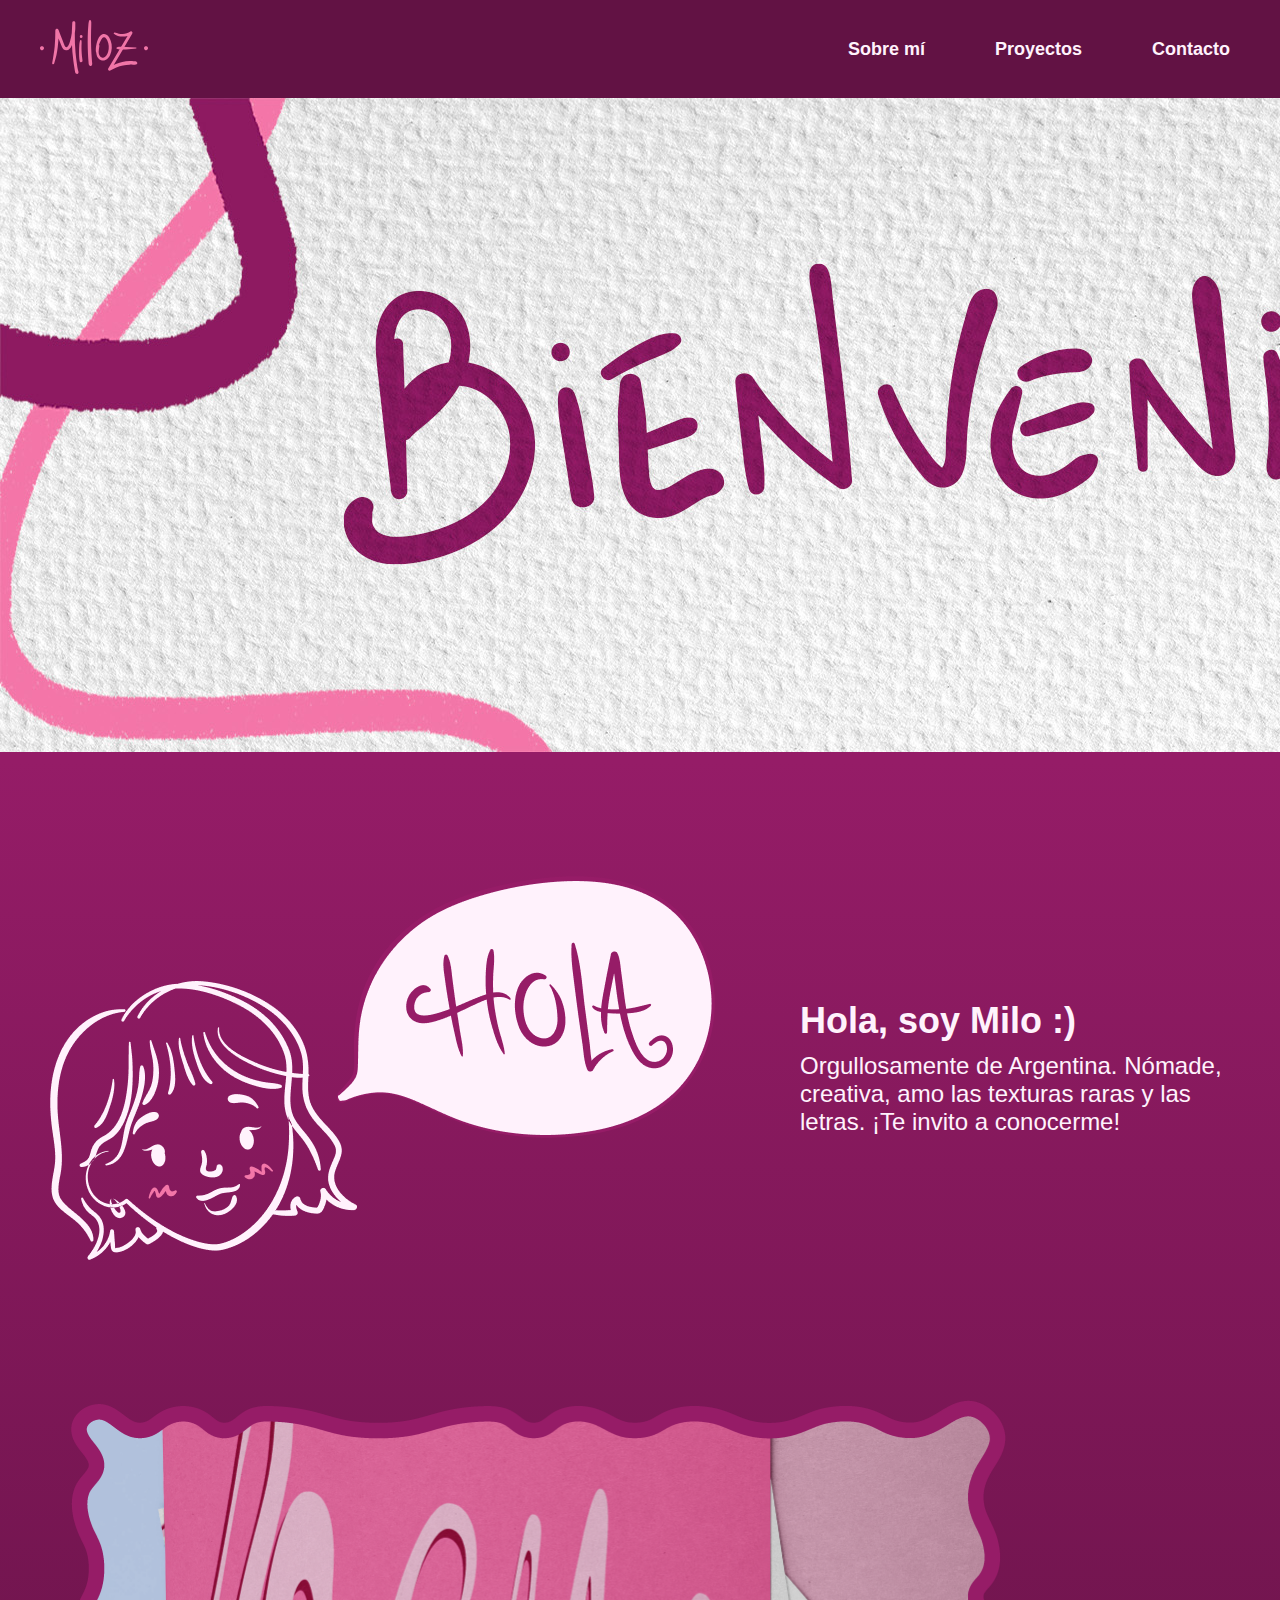
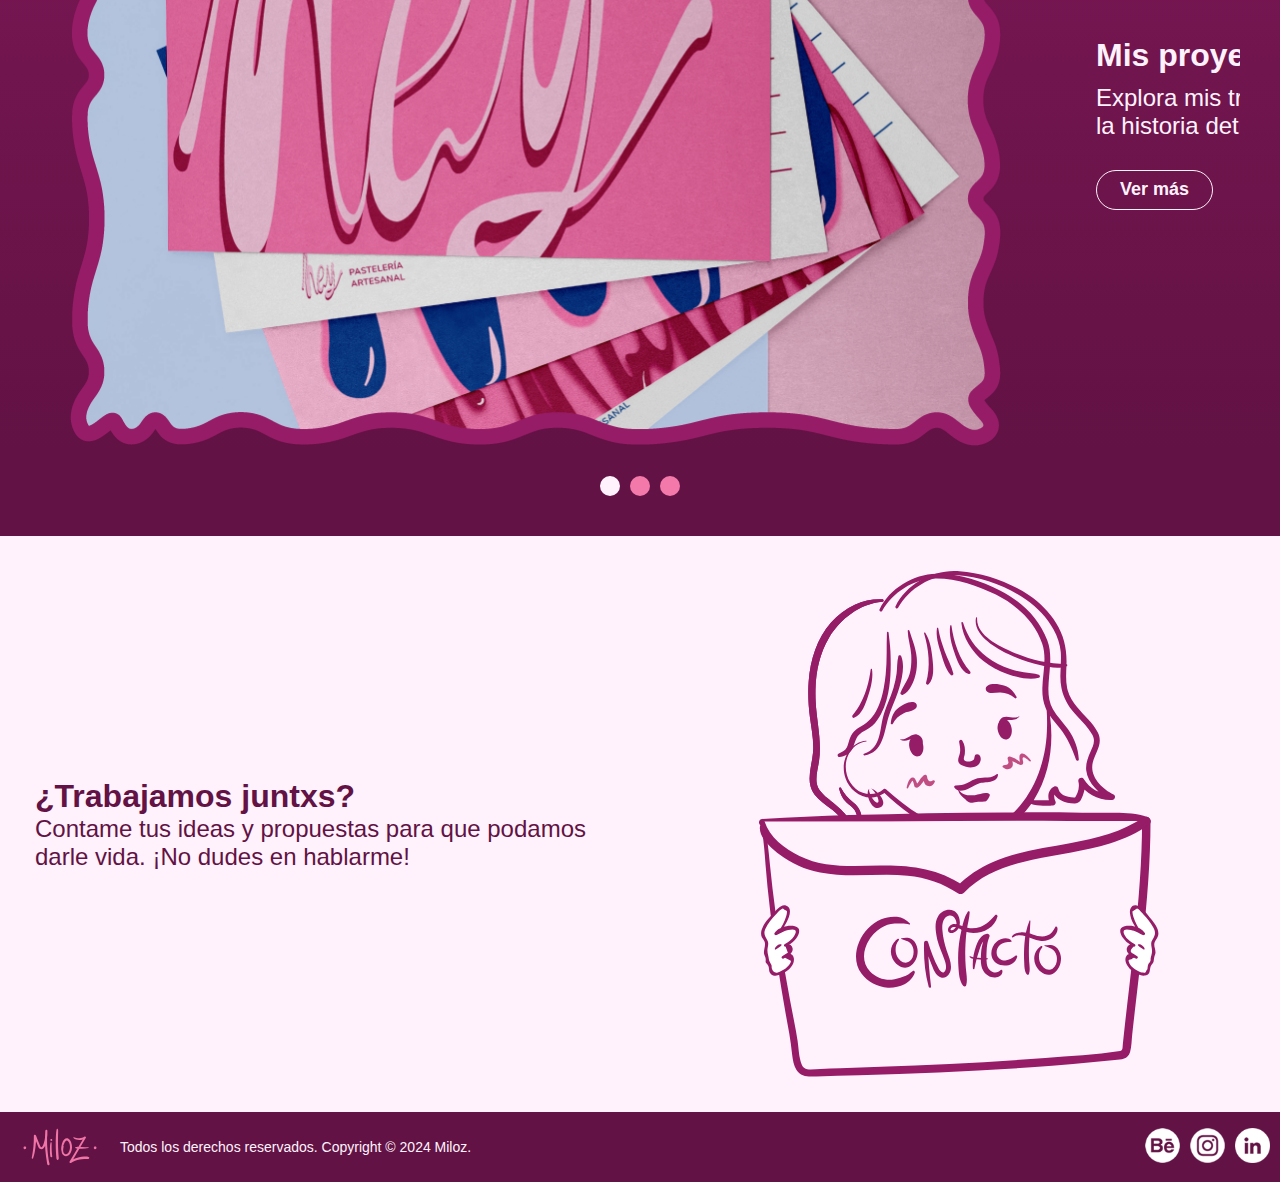
<file: index.html>
<!DOCTYPE html>
<html lang="es">

<head>
    <meta charset="UTF-8">
    <meta name="viewport" content="width=device-width, initial-scale=1.0">
    <link rel="icon" href="img/favicon.ico" type="image/x-icon">
    <title>Miloz.DG - Inicio</title>
    <link rel="stylesheet" href="styles.css">
</head>

<body class="home">
        <header>
            <nav>
                <div class="miloz-firma">
                    <img src="img/miloz-firma.svg" alt="Logo de Miloz">
                </div>
                <ul class="menu">
                    <li><a href="sobre-mi.html">Sobre mí</a></li>
                    <li><a href="proyectos.html">Proyectos</a></li>
                    <li><a href="contacto.html">Contacto</a></li>
                </ul>
            </nav>
        </header>

        <section id="bienvenidos">
            <div class="bienvenidos-contenido">
                <div class="ufo">
                    <img src="img/bienvenidx.jpg"  width="1920px" height="654px" alt="UFO img">
                </div>
            </div>
        </section>

        <section id="about" class="about">
            <div class="about-content">
                <img src="img/img-index/hola-ilus.png"  width="685px" height="404px" alt="Hola ilustracion" class="hola-ilus">
                <div class="about-index">
                    <h1>Hola, soy Milo :)</h1>
                    <p>Orgullosamente de Argentina. Nómade, creativa, amo las texturas raras y las letras. ¡Te invito a conocerme!</p> 
                </div>
            </div>
        </section>
        

        <section id="mis-proyectos" class="mis-proyectos">
            <div class="proyectos-slider">
                <!-- Radio buttons for navigation -->
                <input type="radio" name="slider" id="slide1" checked>
                <input type="radio" name="slider" id="slide2">
                <input type="radio" name="slider" id="slide3">
                
                <!-- Slides with images and info -->
                <div class="slides">
                    <div class="slide">
                        <img src="img/img-index/contenedor img-01.png" width="936px" height="646px" alt="proyecto-lettering">
                        <div class="informacion-proyect">
                            <h2>Mis proyectos</h2>
                            <p>Explora mis trabajos recientes y la historia detrás de cada uno</p>
                            <a href="proyectos.html" class="btn-ver-mas">Ver más</a>
                        </div>
                    </div>
                    <div class="slide">
                        <img src="img/img-index/contenedor img-02.png" width="936px" height="646px" alt="proyecto-afiche">
                        <div class="informacion-proyect">
                            <h2>Mis proyectos</h2>
                            <p>Explora mis trabajos recientes y la historia detrás de cada uno</p>
                            <a href="proyectos.html" class="btn-ver-mas">Ver más</a>
                        </div>
                    </div>
                    <div class="slide">
                        <img src="img/img-index/contenedor img-03.png" width="936px" height="646px" alt="proyecto-ilustración">
                        <div class="informacion-proyect">
                            <h2>Mis proyectos</h2>
                            <p>Explora mis trabajos recientes y la historia detrás de cada uno</p>
                            <a href="proyectos.html" class="btn-ver-mas">Ver más</a>
                        </div>
                    </div>
                </div>
                
                <!-- Navigation labels -->
                <div class="nav-buttons">
                    <label for="slide1"></label>
                    <label for="slide2"></label>
                    <label for="slide3"></label>
                </div>
            </div>
        </section>
        

        <section id="contacto-inicio" class="contacto-inicio">
            <div class="contacto-content">
                <div class="info-contacto">
                    <h2>¿Trabajamos juntxs?</h2>
                    <p>Contame tus ideas y propuestas para que podamos darle vida. ¡No dudes en hablarme!</p>
                </div>
                <div class="contacto-img">
                    <img src="img/img-index/ilus-contacto-carta.svg">
                    <a href="contacto.html"> <img src="img/img-index/lettering.svg"></a>
                </div>
            </div>
        </section>
</body>

<footer>
    <div class="footer-content">
        <div class="firma-derechos">
            <img src="img/miloz-firma.svg" alt="Firma" class="firma">
            <p>Todos los derechos reservados. Copyright © 2024 Miloz.</p>
        </div>
        <div class="social-icons">
            <a href="https://www.behance.net/milagrosgularte" target="_blank"> <img src="img/behance-icon.png"></a>
            <a href="https://www.instagram.com/miloz.jpg/" target="_blank"> <img src="img/instagram-icon.png"></a>
            <a href="https://www.linkedin.com/in/milagros-gularte-017780228/" target="_blank"><img src="img/linkedin-icon.png"></a>
        </div>
    </div>
</footer>


</html>
</file>
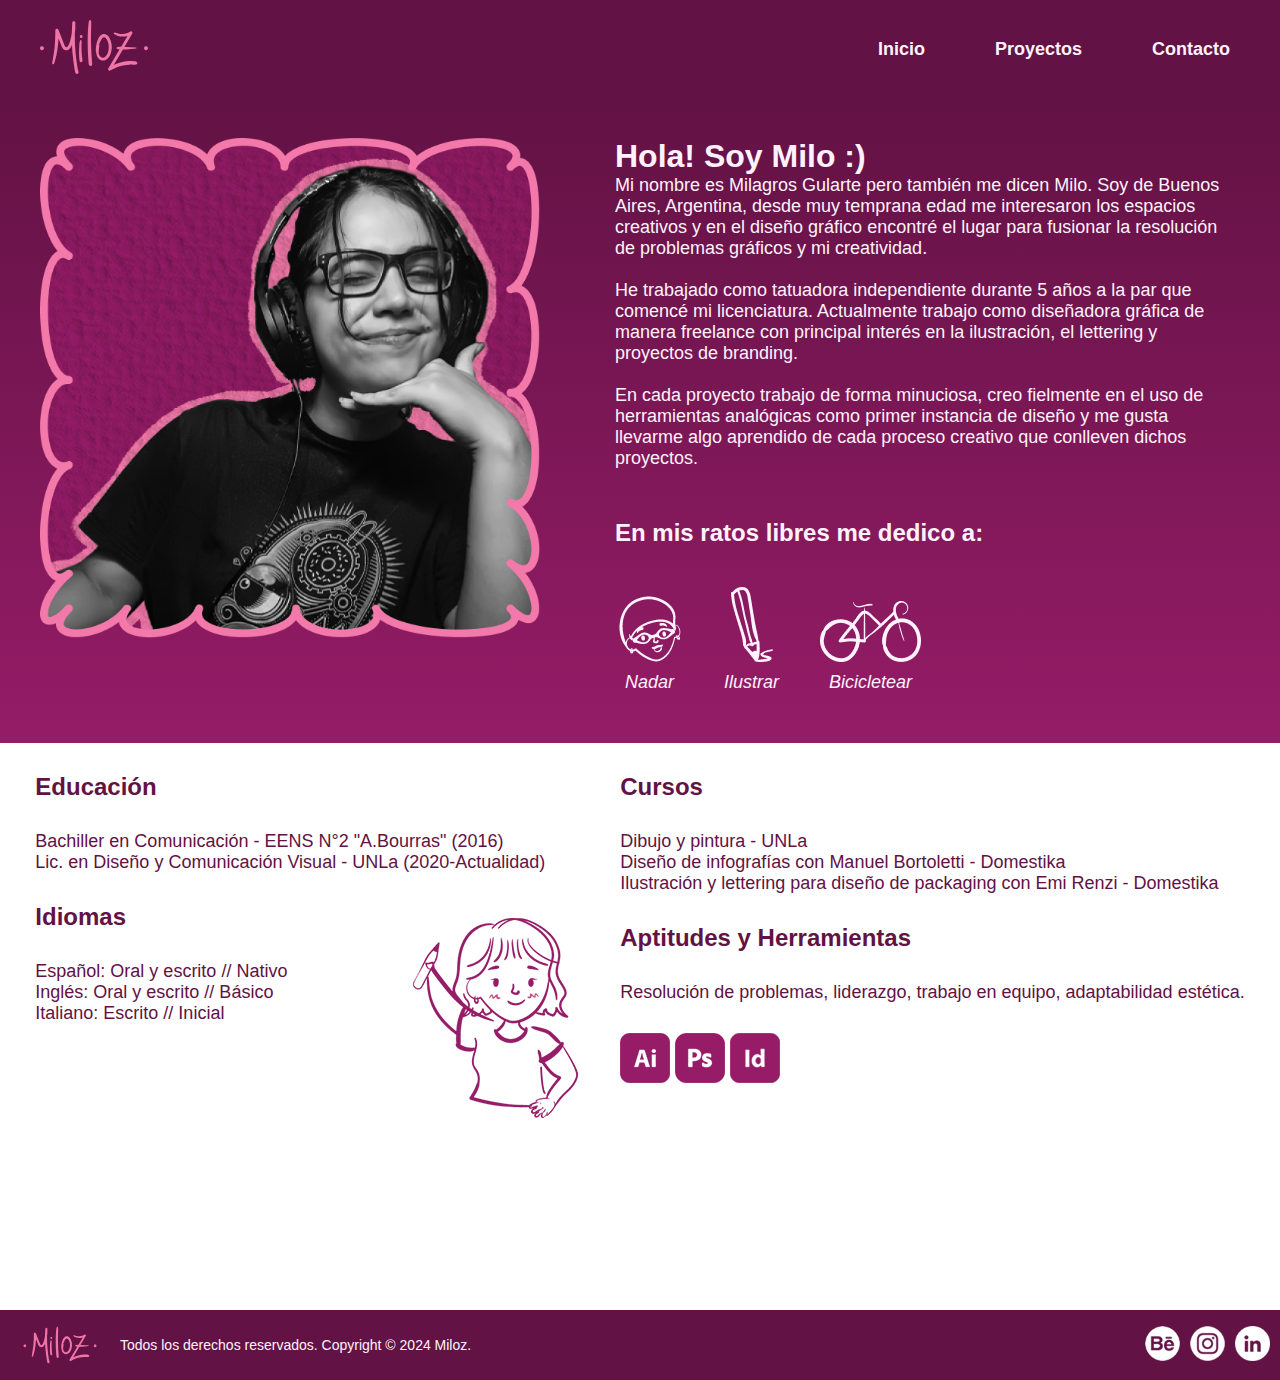
<file: sobre-mi.html>
<!DOCTYPE html>
<html lang="es">

<head>
    <meta charset="UTF-8">
    <meta name="viewport" content="width=device-width, initial-scale=1.0">
    <link rel="icon" href="img/favicon.ico" type="image/x-icon">
    <title>Sobre Mí</title>
    <link rel="stylesheet" href="styles.css">
</head>

<body>
    <header>
        <nav>
            <div class="miloz-firma">
                <img src="img/miloz-firma.svg" alt="Logo de Miloz">
            </div>
            <ul class="menu">
                <li><a href="index.html">Inicio</a></li>
                <li><a href="proyectos.html">Proyectos</a></li>
                <li><a href="contacto.html">Contacto</a></li>
            </ul>
        </nav>
    </header>

    <main>
        <!-- Sección sobre mí -->
        <section id="sobre-mí">
            <img src="img/img-sobre-mi/foto-perfil.png" class="fotoperfil" width="500px" height="500px"
                alt="foto-perfil">
            <div class="caja">
                <article>
                    <h2>Hola! Soy Milo :)</h2>

                    <p>Mi nombre es Milagros Gularte pero también me dicen Milo. Soy de Buenos Aires, Argentina, desde
                        muy
                        temprana edad me interesaron los espacios creativos y en el diseño gráfico encontré el lugar
                        para
                        fusionar la resolución de problemas gráficos y mi creatividad.</p><br />
                    <p>He trabajado como tatuadora independiente durante 5 años a la par que comencé mi licenciatura.
                        Actualmente trabajo como diseñadora gráfica de manera freelance con principal interés en la
                        ilustración, el lettering y proyectos de branding.</p><br />
                    <p>En cada proyecto trabajo de forma minuciosa, creo fielmente en el uso de herramientas analógicas
                        como
                        primer instancia de diseño y me gusta llevarme algo aprendido de cada proceso creativo que
                        conlleven
                        dichos proyectos.</p>
                </article>
                <div class="hobbies">
                    <h3>En mis ratos libres me dedico a:</h3>
                    <ul class="hobbies-section">
                        <li class="hobby"><img src="img/img-sobre-mi/ilus-nadar.png" alt="nadar icon">
                            <p>Nadar</p>
                        </li>
                        <li class="hobby"><img src="img/img-sobre-mi/ilus-ilustrar.png" alt="ilustrar icon">
                            <p>Ilustrar</p>
                        </li>
                        <li class="hobby"><img src="img/img-sobre-mi/ilus-bici.png" alt="bicicletear icon">
                            <p>Bicicletear</p>
                        </li>
                    </ul>
                </div>
            </div>

        </section>
        <!-- Sección educación, personalidad y habilidades -->
        <section id="educacion-personalidad">
            <div class="columna">
                <div class="box">
                    <h4>Educación</h4>
                    <ul>
                        <li>Bachiller en Comunicación - EENS N°2 "A.Bourras" (2016)</li>
                        <li>Lic. en Diseño y Comunicación Visual - UNLa (2020-Actualidad)</li>
                    </ul>
                </div>
                <div class="box">
                    <h4>Idiomas</h4>
                    <ul>
                        <li>Español: Oral y escrito // Nativo</li>
                        <li>Inglés: Oral y escrito // Básico</li>
                        <li>Italiano: Escrito // Inicial</li>
                    </ul>
                </div>
            </div>

            <div class="columna">
                <div class="box">
                    <h4>Cursos</h4>
                    <ul>
                        <li>Dibujo y pintura - UNLa</li>
                        <li>Diseño de infografías con Manuel Bortoletti - Domestika</li>
                        <li>Ilustración y lettering para diseño de packaging con Emi Renzi - Domestika</li>
                    </ul>
                </div>
                <div class="box">
                    <h4>Aptitudes y Herramientas</h4>
                    <p>Resolución de problemas, liderazgo, trabajo en equipo, adaptabilidad estética.</p>
                    <ul class="adobepack">
                        <img src="img/adobe-illustrator.png" alt="Adobe Illustrator">
                        <img src="img/adobe-photoshop .png" alt="Adobe Photoshop">
                        <img src="img/adobe-indesign.png" alt="Adobe InDesign">
                    </ul>
                </div>
            </div>
        </section>
    <section id="spotify">
        <iframe style="border-radius:12px" src="https://open.spotify.com/embed/playlist/1YQgZfWx9xPUjECC5RxKFK?utm_source=generator" width="75%" height="152" frameborder="0" allowfullscreen="" allow="autoplay; clipboard-write; encrypted-media; fullscreen; picture-in-picture" loading="lazy"></iframe>
    </section>
</main>

    <footer>
        <div class="footer-content">
            <div class="firma-derechos">
                <img src="img/miloz-firma.svg" alt="Firma" class="firma">
                <p>Todos los derechos reservados. Copyright © 2024 Miloz.</p>
            </div>
            <div class="social-icons">
                <a href="https://www.behance.net/milagrosgularte" target="_blank">
                    <img src="img/behance-icon.png" alt="Behance Icon"></a>
                <a href="https://www.instagram.com/miloz.jpg/" target="_blank">
                    <img src="img/instagram-icon.png" alt="Instagram Icon"></a>
                <a href="https://www.linkedin.com/in/milagros-gularte-017780228/" target="_blank">
                    <img src="img/linkedin-icon.png" alt="LinkedIn Icon"></a>
            </div>
        </div>
    </footer>
</body>

</html>
</file>
<file: styles.css>
@charset "utf-8";

/* Estilos generales */
html {
    scroll-behavior: smooth;
    width: 100%;
}

* {
    font-family: "macho", sans-serif;
    list-style: none;
    padding: 0;
    margin: 0;
}

* h1 {
    font-size: 36px;
}

* h2 {
    font-size: 32px;
}

* h3 {
    font-size: 24px;
    color: #FFF2FC;
}

* h4 {
    font-size: 24px;
    font-weight: 400;
    color: #FFF2FC;
}

* {
    box-sizing: border-box;
}

/* Cursor */
body {
    cursor: url(img/cursorpersonalizado.png), auto;
    overflow-x: hidden;
}

a {
    cursor: url(img/cursorpersonalizado.png), auto;
}

/* Header */
header {
    background-color: #621244;
    padding: 10px;
}

nav {
    display: flex;
    justify-content: space-between;
    align-items: center;
    max-width: 100%;
    margin: 0 auto;
    padding: 0 20px;
}

ul.menu {
    display: flex;
    gap: 30px;
}

ul.menu li a {
    display: flex;
    justify-content: center;
    align-items: center;
    padding: 10px 20px;
    text-decoration: none;
    color: #FFF2FC;
    border-radius: 40px;
    background: none;
    transition: background-color 0.3s ease, color 0.3s ease;
    font-size: 18px;
    font-weight: bold;
}

ul.menu li a:hover {
    background: #F379AA;
    color: #621244;
}

@media screen and (max-width: 600px) {

    nav {
        display: flex;
        max-width: 100%;
        margin: 0 auto;
        padding: 0 20px;
        flex-direction: column;
        width: 100%;
        font-size: 0.85em;
    }

    .bienvenidos-contenido {
        text-align: center;
    }

    .ufo img {
        width: 100%;
        height: auto;
    }

    #about {
        padding: 20px;
    }

    .about-content {
        display: flex;
        flex-direction: column;
        align-items: center;
        text-align: center;
    }

    .about-content img {
        width: 100%;
        height: auto;
        max-width: 400px;
    }

    .about-index {
        display: flex;
        flex-direction: column;
        justify-content: center;
        text-align: left;
    }

    .about-index h1 {
        font-size: 1.5rem;
    }

    .about-index p {
        font-size: 0.80rem;
    }
}


/* INDEX */

body.home {
    background: linear-gradient(180deg, #951C67 27.34%, #621244 73.85%);
}

#about {
    color: #FFF2FC;
    font-size: 30px;
    padding-top: 50px;
    display: flex;
    justify-content: space-around;
}

.about-content {
    display: flex;
    width: 100%;
    max-width: 1200px;
    padding: 60px 0;
    align-items: center;
    gap: 75px;
}


.about-index {
    display: flex;
    flex-direction: column;
    justify-content: center;
    align-items: flex-start;
}

#about h1 {
    font-size: 36px;
    margin: 0 0 10px 0;
}

#about p {
    font-size: 24px;
    max-width: 500px;
    margin: 0;
}

/* Animación de rebote hacia arriba */
.wobble-horizontal-top {
    animation: wobble-horizontal-top 3.8s linear infinite;
}

@keyframes wobble-horizontal-top {

    0%,
    100% {
        transform: translateX(0);
        transform-origin: 50% 50%;
    }

    15% {
        transform: translateX(-30px) rotate(6deg);
    }

    30% {
        transform: translateX(15px) rotate(-6deg);
    }

    45% {
        transform: translateX(-15px) rotate(3.6deg);
    }

    60% {
        transform: translateX(9px) rotate(-2.4deg);
    }

    75% {
        transform: translateX(-6px) rotate(1.2deg);
    }
}



/* Proyectos Index */

.mis-proyectos {
    padding: 40px;
}

.proyectos-slider {
    overflow: hidden;
    position: relative;
    width: 100%;
}

.slides {
    display: flex;
    width: calc(100% * 3);
    /* Cambiar a un cálculo que dependa del número de slides */
    transition: transform 1.0s ease;
}

.slide {
    display: flex;
    align-items: center;
    min-width: 100%;
    gap: 90px;
    padding: 30px;
}

.slide img {
    max-width: 100%;
    /* Para asegurarte de que no se desborde */
    height: auto;
}

.informacion-proyect {
    max-width: 350px;
    text-align: left;
    color: #FFF2FC;
}

/* Oculta los inputs */
input[type="radio"] {
    display: none;
}

/* Lógica para mostrar cada slide */
#slide1:checked~.slides {
    transform: translateX(0);
}

#slide2:checked~.slides {
    transform: translateX(-100%);
}

#slide3:checked~.slides {
    transform: translateX(-200%);
}

/* Botones de navegación */
.nav-buttons {
    display: flex;
    justify-content: center;
    gap: 10px;
    width: 100%;
}

.nav-buttons label {
    width: 20px;
    height: 20px;
    background-color: #F379AA;
    border-radius: 50%;
    cursor: pointer;
    transition: background-color 0.3s;
}

#slide1:checked~.nav-buttons label[for="slide1"],
#slide2:checked~.nav-buttons label[for="slide2"],
#slide3:checked~.nav-buttons label[for="slide3"] {
    background-color: #FFF2FC;
}

/* Estilos de Info del Proyecto */
.informacion-proyect h2 {
    color: #FFF2FC;
    margin-bottom: 10px;
}

.informacion-proyect p {
    color: #FFF2FC;
    font-size: 24px;
    margin-bottom: 30px;
}

.btn-ver-mas {
    display: flex;
    width: 117px;
    height: 40px;
    padding: 10px 20px;
    justify-content: center;
    align-items: center;
    border-radius: 40px;
    border: 1px solid #FFF2FC;
    text-decoration: none;
    color: #FFF2FC;
    text-align: center;
    font-size: 18px;
    font-weight: 600;
}

.btn-ver-mas:hover {
    background: #F379AA;
    color: #621244;
}


/* CONTACTO INDEX */
.contacto-inicio {
    display: flex;
    width: 100%;
    padding: 35px;
    justify-content: center;
    align-items: center;
    gap: 65px;
    background-color: #FFF2FC;
}

.contacto-content {
    display: flex;
    align-items: center;
    gap: 65px;
}

.info-contacto {
    flex: 1;
    text-align: left;
}

.info-contacto h2 {
    color: #621244;
    font-weight: 700;
}

.info-contacto p {
    color: #621244;
    font-size: 24px;
    font-weight: 400;
}

.contacto-img {
    flex: 1;
    position: relative;
    display: flex;
    justify-content: center;
    align-items: center;
}

.contacto-img img:first-child {
    /* La ilustración de fondo */
    position: relative;
}

.contacto-img a {
    cursor: pointer;
    bottom: 85px;
    position: absolute;
    z-index: 1;
    animation: jello-horizontal 1.5s linear infinite;
    /* Repite la animación indefinidamente */
}

/* Animación de jello-horizontal */
.jello-horizontal {
    animation: jello-horizontal 0.9s linear both;
}

@keyframes jello-horizontal {
    0% {
        transform: scale3d(1, 1, 1);
    }

    30% {
        transform: scale3d(1.25, .75, 1);
    }

    40% {
        transform: scale3d(.75, 1.25, 1);
    }

    50% {
        transform: scale3d(1.15, .85, 1);
    }

    65% {
        transform: scale3d(.95, 1.05, 1);
    }

    75% {
        transform: scale3d(1.05, .95, 1);
    }

    100% {
        transform: scale3d(1, 1, 1);
    }
}


/* FOOTER*/

footer {
    background-color: #621244;
    /* Color de fondo */
    padding: 10px;
    display: flex;
    justify-content: space-between;
    align-items: center;
    width: 100%;
    /* Ocupa todo el ancho */
    box-sizing: border-box;
    position: static;
}

.firma-derechos {
    display: flex;
    align-items: center;
}

.firma-derechos img.firma {
    width: 100px;
    height: 50px;
    margin-right: 10px;
    /* Separación entre la firma y el texto */
}

.firma-derechos p {
    font-size: 14px;
    color: #FFF2FC
        /* Color del texto */
}

.social-icons {
    display: flex;
    align-items: center;
    gap: 10px;
}

.social-icons img {
    width: 35px;
    height: 35px;
    transition: transform 0.3s ease;
}

.social-icons img:hover {
    transform: scale(1.1);
}


footer .footer-content {
    max-width: 1830px;
    width: 100%;
    display: flex;
    justify-content: space-between;
}





/*-------HTML SOBRE MI-------*/

#sobre-mí {
    display: flex;
    background: linear-gradient(180deg, #621244 0%, #951C67 100%);
    padding: 40px;
    align-items: flex-start;
    justify-content: center;
    gap: 75px;
}

.caja {
    display: flex;
    flex-direction: column;
    gap: 50px;
    color: #FFF2FC;
    width: 100vh;
    font-size: 18px;
}

.hobbies {
    gap: 40px;
    display: flex;
    flex-direction: column;
}

.hobbies-section {
    display: flex;
    gap: 30px;
    align-items: baseline;
}

.hobbies-section p {
    font-style: italic;
    padding: 10px;
}

.hobby {
    display: flex;
    flex-direction: column;
    align-items: center;
}


#educacion-personalidad {
    display: flex;
    padding: 30px;
    align-items: flex-start;
    justify-content: center;
    gap: 75px;
    font-size: 18px;
    background-image: url(img/img-sobre-mi/ilus-lapiz-milo.png);
    background-repeat: no-repeat;
    background-position: 37% bottom;
}

.columna {
    color: #621244;
    display: flex;
    gap: 30px;
    flex-direction: column;
}

.box {
    display: flex;
    flex-direction: column;
    gap: 30px;
}


#spotify {
    display: flex;
    justify-content: center;
    padding: 20px 0;
}

.box h4 {
    color: #621244;
    font-weight: 600;
}

/*------- FIN -------*/


/*-------HTML CONTACTO-------*/

.contact-section {
    display: flex;
    align-items: center;
    gap: 80px;
    padding: 60px;
    background-color: #FFF2FC;
    background-image: url(img/texture-banner.png);
    background-size: cover;
    background-position: center;
    color: #FFF2FC;
    flex-wrap: nowrap;
    justify-content: center;
}

.contact-form-container {
    display: flex;
    align-items: center;
    background-color: #FFF2FC;
    padding: 40px;
    border-radius: 20px;
    box-shadow: 4px 4px 10px #961c67;

}

.contact-img {
    display: flex;
}

.scale-up-center {
    animation: scale-up-center 1.5s ease-in-out;
}

@keyframes scale-up-center {
    0% {
        transform: scale(.5)
    }

    100% {
        transform: scale(1)
    }
}

.contact-form {
    display: flex;
    flex-direction: column;
    padding: 50px;
    background: #FFF2FC;
    border-radius: 40px;
    max-width: 450px;
    width: 100%;
}

.form-fields {
    display: flex;
    flex-direction: column;
    gap: 20px;
}

.input-row {
    display: flex;
    gap: 50px;
}

.input-group {
    display: flex;
    flex-direction: column;
    gap: 10px;
    flex: 1;
    /* Permite que los campos se distribuyan uniformemente */
}

input,
textarea {
    width: 100%;
    padding: 10px;
    border: 2px solid #F379AA;
    border-radius: 10px;
    font-size: 16px;
    color: #621244;
    background-color: #FFF2FC;
}

textarea {
    resize: vertical;
}

.form-footer {
    display: flex;
    justify-content: space-between;
    align-items: center;
    margin-top: 20px;
}

.required-fields {
    font-size: 14px;
    color: #621244;
}

button {
    font-size: 18px;
    font-weight: 600;
    color: #621244;
    padding: 5px 25px;
    border: 3px solid #621244;
    border-radius: 40px;
    background-color: #FFF2FC;
    cursor: pointer;
}

button:hover {
    background: #F379AA;
    color: #FFF2FC;
}

/*------- FIN -------*/



/*-------HTML PROYECTOS-------*/

.textura {
    background-image: url(img/img-contacto/textura-2.png);
    background-repeat: no-repeat;
    font-size: 18px;
    font-weight: 700px;
    display: flex;
    flex-direction: column;
    padding: 40px;
    align-items: flex-start;
    color: #FFF2FC;
}


/* Galería */
.galeria {
    padding: 2rem;
    background: linear-gradient(0deg, rgba(150, 28, 103, 0.70) 0%, rgba(150, 28, 103, 0.70) 100%), url(img/img-proyectos/texture.jpg) lightgray 50% / cover no-repeat;
}

.galeria-grid {
    display: flex;
    gap: 2rem;
    align-items: flex-start;
    flex-wrap: wrap;
}

.proyecto {

    display: flex;
    padding-left: 70px;
    gap: 50px;
    align-items: center;
    flex-direction: row;
}


.slider {
    max-width: 100%;
    overflow: hidden;
    border-radius: 15px;
    flex: 1;
}

.slider img {
    width: 100%;
    height: auto;
    object-fit: cover;
    cursor: pointer;
}

.hidden {
    display: none;
}

.visible {
    display: block;
}

.info-proyecto {
    width: 500px;
    height: 350px;
    padding: 20px;
    background: rgba(149, 28, 103, 0.80);
    border-radius: 15px;
    box-shadow: 0px 8px 5px 0px rgba(0, 0, 0, 0.25);
}

.info-proyecto p {
    color: #FFF2FC;

}

.italic {
    margin-bottom: 10px;
    font-size: 18px;
    font-style: italic;
}

/* Lightbox */
.lightbox {
    display: none;
    /* Oculto por defecto */
    position: fixed;
    z-index: 1000;
    left: 0;
    top: 0;
    width: 100%;
    height: 100%;
    gap: 10px;
    background-color: rgba(0, 0, 0, 0.8);
    justify-content: center;
    align-items: center;
}

.lightbox-content {
    max-width: 80%;
    max-height: 80%;
    border-radius: 10px;
}

.lightbox .close {
    position: absolute;
    top: 20px;
    right: 40px;
    color: #fff;
    font-size: 40px;
    cursor: pointer;
}
</file>
